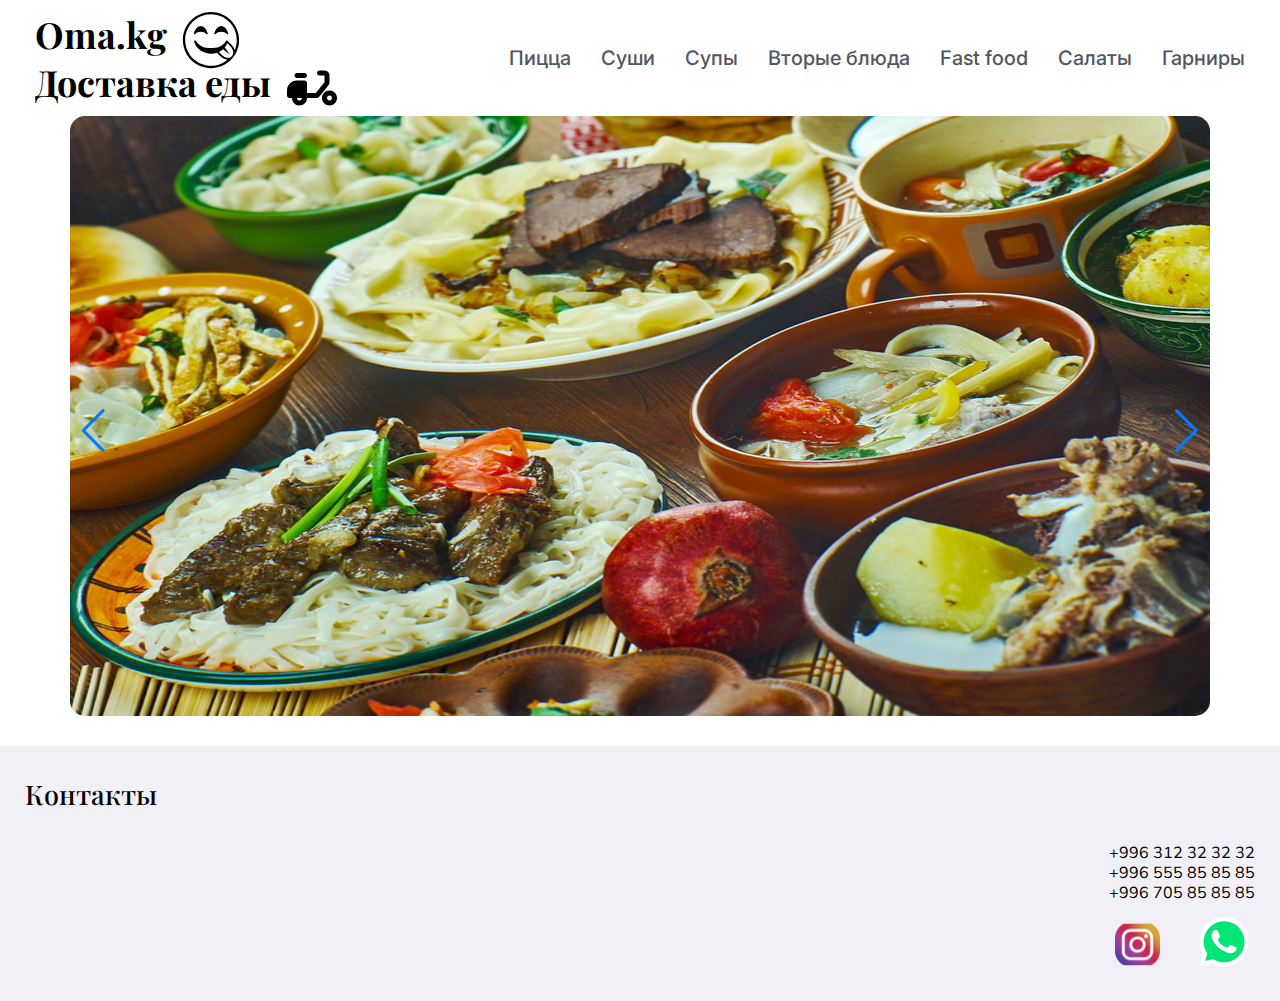
<file: index.html>
<!DOCTYPE html>
<html lang="en">

<head>
    <meta charset="UTF-8">
    <meta http-equiv="X-UA-Compatible" content="IE=edge">
    <meta name="viewport" content="width=device-width, initial-scale=1.0">
    <title>Document</title>
    <link rel="stylesheet" href="https://unpkg.com/swiper@8/swiper-bundle.min.css" />
    <link rel="stylesheet" href="./css/index.css">
</head>

<body>

    <section class="header">
        <div class="container">
            <div class="header__content">
                <div class="header__left">
                    <h1 class="header__title">
                        Oma.kg
                        <img src="./img/header/smile.svg" alt="" class="header__smile">

                    </h1>
                    <h1 class="header__title">
                        Доставка еды
                        <img src="./img/header/bike.svg" alt="" class="header__bike">

                    </h1>
                </div>
                <div class="header__right">
                    <ul class="header__list">
                        <li class="header__item">
                            <a href="./pages/pizza.html" class="header__link">
                                Пицца
                            </a>
                        </li>
                        <li class="header__item">
                            <a href="./pages/roly.html" class="header__link">
                                Суши
                            </a>
                        </li>
                        <li class="header__item">
                            <a href="./pages/sup.html" class="header__link">
                                Супы
                            </a>
                        </li>

                        <li class="header__item">
                            <a href="./pages/bludo.html" class="header__link">
                                Вторые блюда
                            </a>
                        </li>
                        <li class="header__item">
                            <a href="./pages/fastfood.html" class="header__link">
                                Fast food
                            </a>
                        </li>
                        <li class="header__item">
                            <a href="./pages/salat.html" class="header__link">
                                Салаты
                            </a>
                        </li>
                        <li class="header__item">
                            <a href="./pages/garnir.html" class="header__link">
                                Гарниры
                            </a>
                        </li>
                    </ul>
                </div>
            </div>
        </div>
    </section>

    <div class="swiper">

        <div class="swiper-wrapper">

            <div class="swiper-slide">
              <img src="./img/swiper/kyrgyz-food.jpg" alt="" class="swiper__photo">
            </div>
            <div class="swiper-slide">
                <img src="./img/swiper/kyrgyz-meat-dishes.jpg" alt="" class="swiper__photo">
            </div>
            <div class="swiper-slide">
                <img src="./img/swiper/eda.jpg" alt="" class="swiper__photo">
            </div>
            <div class="swiper-slide">
                <img src="./img/swiper/food.webp" alt="" class="swiper__photo">
            </div>
            <div class="swiper-slide">
                <img src="./img/swiper/shashlyk.jpg" alt="" class="swiper__photo">
            </div>
            <div class="swiper-slide">
                <img src="./img/swiper/pizzaa.jpg" alt="" class="swiper__photo">
            </div>
           
        </div>

        <div class="swiper-pagination"></div>


        <div class="swiper-button-prev"></div>
        <div class="swiper-button-next"></div>

    </div>

    <section  class="footer">
        <div class="container">
            <h3 class="footer__title">Контакты</h3>
            <div class="footer__content">
                <div class="footer__contacts">
                    <p class="footer__number">+996 312 32 32 32 </p>
                    <p class="footer__number">+996 555 85 85 85</p>
                    <p class="footer__number">+996 705 85 85 85</p>
                    <div class="footer__social">
                        <img src="./img/footer/инстаграм 2.svg" alt="" class="footer__icons">
                        <img src="./img/footer/logos_whatsapp.svg" alt="" class="footer__icon">
                    </div>
                </div>
            </div>
        </div>
    </section>

    <script src="https://unpkg.com/swiper@8/swiper-bundle.min.js"></script>
    <script src="./js/slider.js"></script>
</body>

</html>
</file>
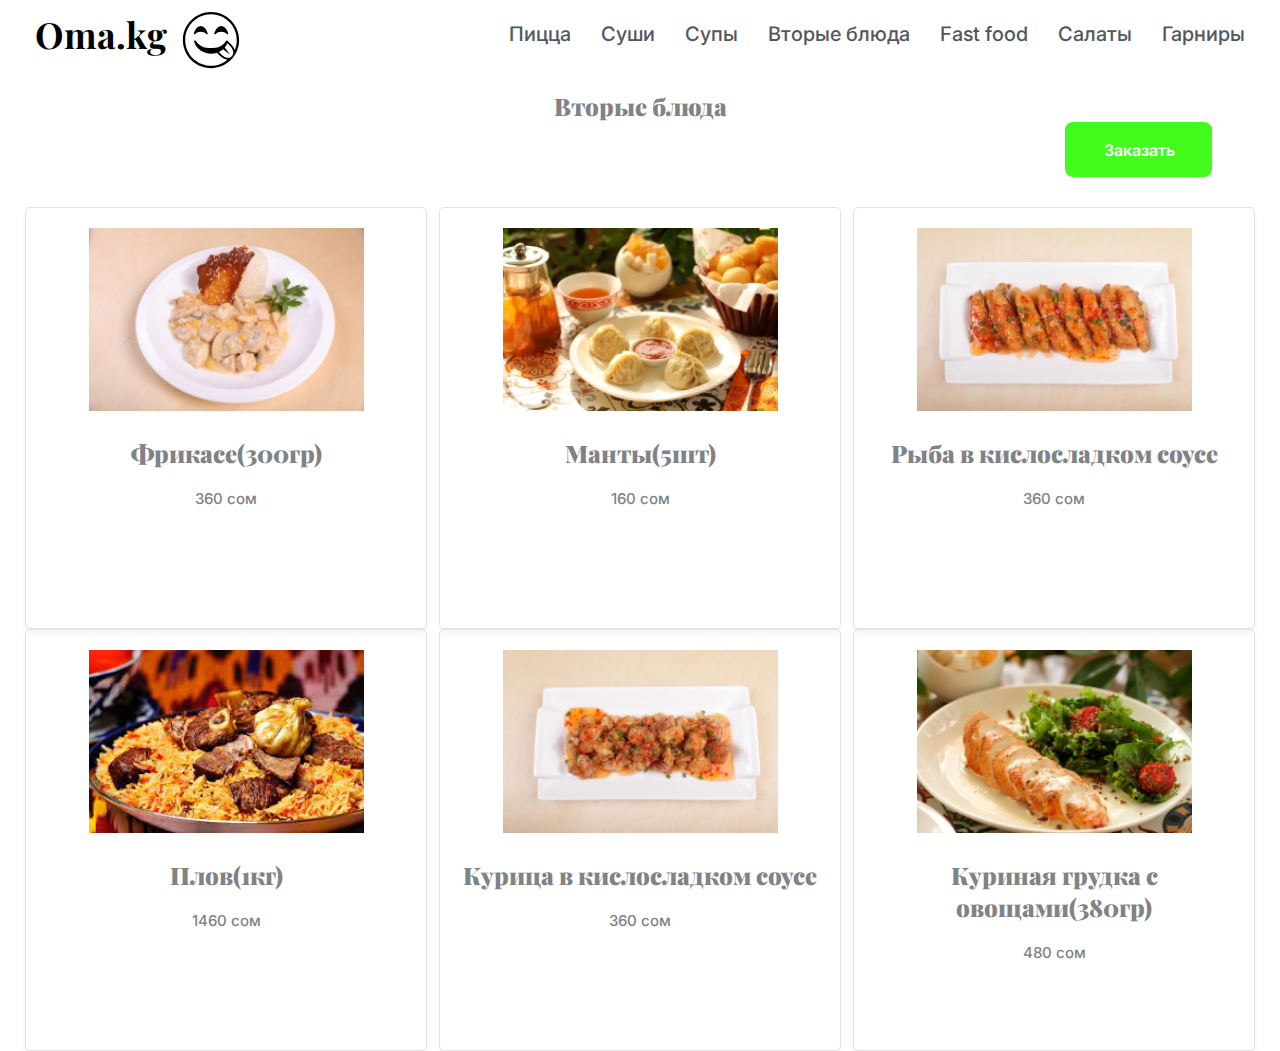
<file: pages/bludo.html>
<!DOCTYPE html>
<html lang="en">

<head>
    <meta charset="UTF-8">
    <meta http-equiv="X-UA-Compatible" content="IE=edge">
    <meta name="viewport" content="width=device-width, initial-scale=1.0">
    <title>Document</title>

    <link rel="stylesheet" href="../css/index.css">
</head>

<body>

    <section class="header">
        <div class="container">
            <div class="header__content">
                <div class="header__left">
                    <a href="../index.html" class="header__title">
                        Oma.kg
                        <img src="../img/header/smile.svg" alt="" class="header__smile">
                    </a>
                </div>
                <div class="header__right">
                    <ul class="header__list">
                        <li class="header__item">
                            <a href="./pizza.html" class="header__link">
                                Пицца
                            </a>
                        </li>
                        <li class="header__item">
                            <a href="./roly.html" class="header__link">
                                Суши
                            </a>
                        </li>
                        <li class="header__item">
                            <a href="./sup.html" class="header__link">
                                Супы
                            </a>
                        </li>

                        <li class="header__item">
                            <a href="./bludo.html" class="header__link">
                                Вторые блюда
                            </a>
                        </li>
                        <li class="header__item">
                            <a href="./fastfood.html" class="header__link">
                                Fast food
                            </a>
                        </li>
                        <li class="header__item">
                            <a href="./salat.html" class="header__link">
                                Салаты
                            </a>
                        </li>
                        <li class="header__item">
                            <a href="./garnir.html" class="header__link">
                                Гарниры
                            </a>
                        </li>
                    </ul>
                </div>
            </div>
        </div>
    </section>

    <section class="bludo">
        <div class="container">
            <h3 class="bludo__title">Вторые блюда</h3>
            <button class="bludo__btn">Заказать</button>
            <div class="bludo__content">
                <div class="bludo__box">
                    <img src="./img/2/фрикасе 1.png" alt="" class="bludo__p1">
                    <h1 class="bludo__title"> Фрикасе(300гр) </h1>
                   
                    <p class="bludo__price">360 сом</p>
                    <div class="bludo__popup__bg">
                        <form class="bludo__popup">
                            <img src="./img/close.png" alt="" class="bludo__close-popup">
                            <div class="bludo__popup__content">

                                <p class="bludo__popup__description">
                                    Наш менеджер вам перезвонит:)
                                </p>
                                <label>
                                    <input type="text" name="name">
                                    <div class="label__text">
                                        Ваше имя
                                    </div>
                                </label>
                                <label>
                                    <input type="tel" name="tel">
                                    <div class="label__text">
                                        Ваш номер
                                    </div>
                                </label>

                            </div>
                            <button class="bludo__btn1">Отправить</button>
                        </form>
                    </div>
                </div>
                <div class="bludo__box">
                    <img src="./img/2/манты.png" alt="" class="bludo__p1">
                    <h1 class="bludo__title">Манты(5шт)</h1>
            
                    <p class="bludo__price">160 сом</p>

                </div>
                 <div class="bludo__box">
                    <img src="./img/2/рыба в кислосладком соусе.png" alt="" class="bludo__p1">
                    <h1 class="bludo__title">Рыба в кислосладком соусе</h1>
            
                    <p class="bludo__price">360 сом</p>

                </div>
                <div class="bludo__box">
                    <img src="./img/2/плов 1.png" alt="" class="bludo__p1">
                    <h1 class="bludo__title">Плов(1кг)</h1>
            
                    <p class="bludo__price">1460 сом</p>

                </div>
                <div class="bludo__box">
                    <img src="./img/2/курица в кислосладком соусе.png" alt="" class="bludo__p1">
                    <h1 class="bludo__title">Курица в кислосладком соусе</h1>
            
                    <p class="bludo__price">360 сом</p>

                </div>
                <div class="bludo__box">
                    <img src="./img/2/куриная грудка.png" alt="" class="bludo__p1">
                    <h1 class="bludo__title">Куриная грудка с овощами(380гр)</h1>
            
                    <p class="bludo__price"> 480 сом</p>

                </div>
            </div>
        </div>
    </section>



    <script src="../js/bludo.js"></script>
</body>

</html>
</file>
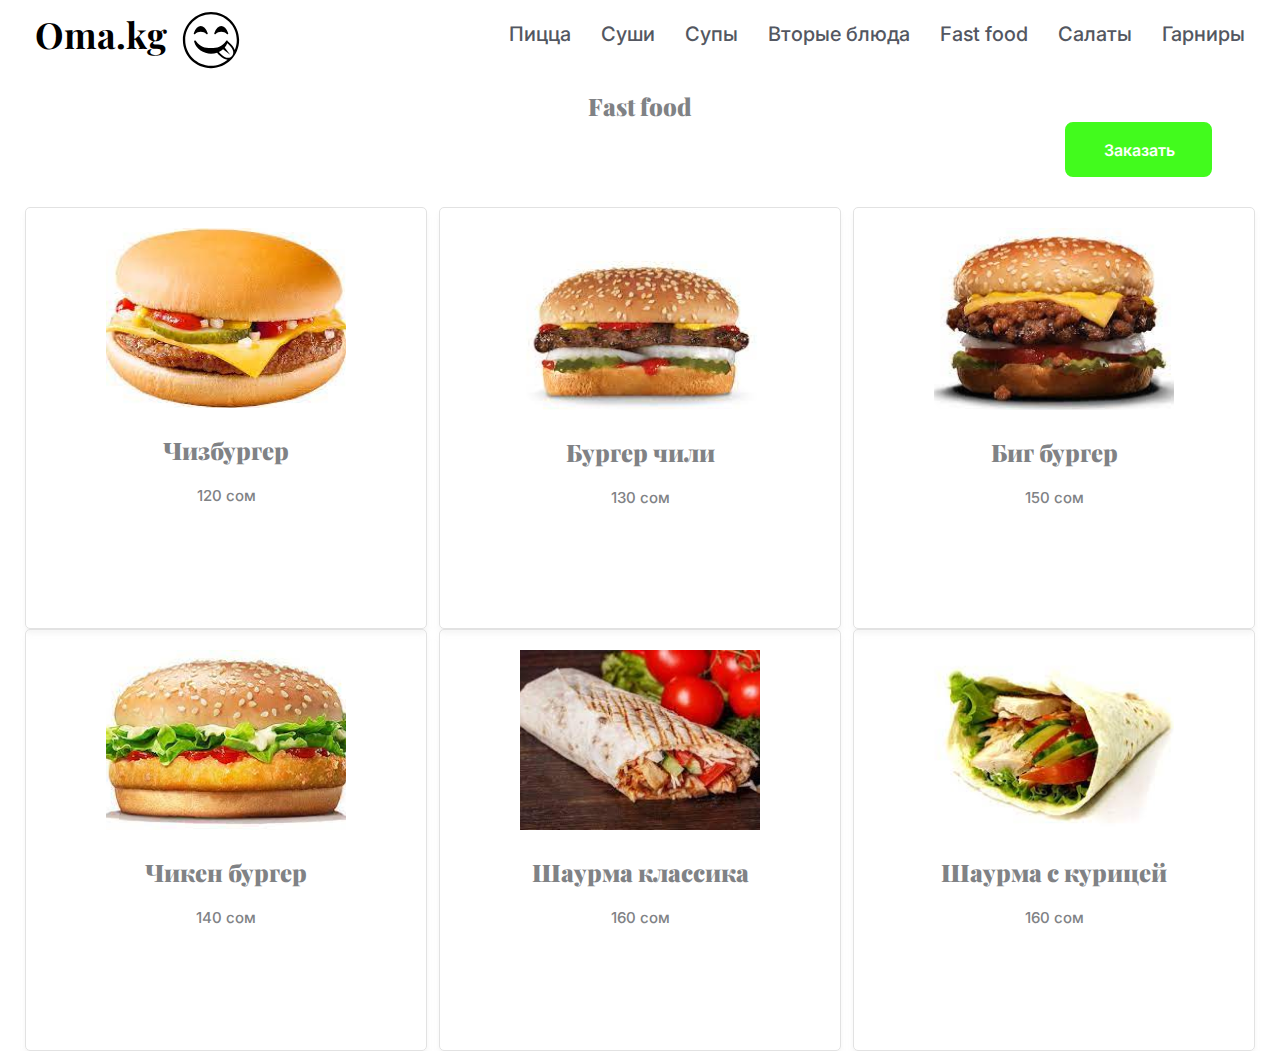
<file: pages/fastfood.html>
<!DOCTYPE html>
<html lang="en">

<head>
    <meta charset="UTF-8">
    <meta http-equiv="X-UA-Compatible" content="IE=edge">
    <meta name="viewport" content="width=device-width, initial-scale=1.0">
    <title>Document</title>

    <link rel="stylesheet" href="../css/index.css">
</head>

<body>

    <section class="header">
        <div class="container">
            <div class="header__content">
                <div class="header__left">
                    <a href="../index.html" class="header__title">
                        Oma.kg
                        <img src="../img/header/smile.svg" alt="" class="header__smile">
                    </a>
                </div>
                <div class="header__right">
                    <ul class="header__list">
                        <li class="header__item">
                            <a href="./pizza.html" class="header__link">
                                Пицца
                            </a>
                        </li>
                        <li class="header__item">
                            <a href="./roly.html" class="header__link">
                                Суши
                            </a>
                        </li>
                        <li class="header__item">
                            <a href="./sup.html" class="header__link">
                                Супы
                            </a>
                        </li>

                        <li class="header__item">
                            <a href="./bludo.html" class="header__link">
                                Вторые блюда
                            </a>
                        </li>
                        <li class="header__item">
                            <a href="./fastfood.html" class="header__link">
                                Fast food
                            </a>
                        </li>
                        <li class="header__item">
                            <a href="./salat.html" class="header__link">
                                Салаты
                            </a>
                        </li>
                        <li class="header__item">
                            <a href="./garnir.html" class="header__link">
                                Гарниры
                            </a>
                        </li>
                    </ul>
                </div>
            </div>
        </div>
    </section>

    <section class="fastfood">
        <div class="container">
            <h3 class="fastfood__title">Fast food</h3>
            <button class="fastfood__btn">Заказать</button>
            <div class="fastfood__content">
                <div class="fastfood__box">
                    <img src="./img/fast food/Чизбургер.png" alt="" class="fastfood__p1">
                    <h1 class="fastfood__title">Чизбургер </h1>
                   
                    <p class="fastfood__price">120 сом</p>
                    <div class="fastfood__popup__bg">
                        <form class="fastfood__popup">
                            <img src="./img/close.png" alt="" class="fastfood__close-popup">
                            <div class="fastfood__popup__content">

                                <p class="fastfood__popup__description">
                                    Наш менеджер вам перезвонит:)
                                </p>
                                <label>
                                    <input type="text" name="name">
                                    <div class="label__text">
                                        Ваше имя
                                    </div>
                                </label>
                                <label>
                                    <input type="tel" name="tel">
                                    <div class="label__text">
                                        Ваш номер
                                    </div>
                                </label>

                            </div>
                            <button class="fastfood__btn1">Отправить</button>
                        </form>
                    </div>
                </div>
                <div class="fastfood__box">
                    <img src="./img/fast food/биг бургер.png" alt="" class="fastfood__p1">
                    <h1 class="fastfood__title">Бургер чили</h1>
            
                    <p class="fastfood__price">130 сом</p>

                </div>
                <div class="fastfood__box">
                    <img src="./img/fast food/бургер чили.png" alt="" class="fastfood__p1">
                    <h1 class="fastfood__title">Биг бургер</h1>
            
                    <p class="fastfood__price">150 сом</p>

                </div>
                <div class="fastfood__box">
                    <img src="./img/fast food/чикен бургер.png" alt="" class="fastfood__p1">
                    <h1 class="fastfood__title">Чикен бургер</h1>
            
                    <p class="fastfood__price">140 сом</p>

                </div>
                <div class="fastfood__box">
                    <img src="./img/fast food/шаурма классика.png" alt="" class="fastfood__p1">
                    <h1 class="fastfood__title">Шаурма классика</h1>
            
                    <p class="fastfood__price">160 сом</p>

                </div>
                <div class="fastfood__box">
                    <img src="./img/fast food/Шаурма с курицей.png" alt="" class="fastfood__p1">
                    <h1 class="fastfood__title">Шаурма с курицей</h1>
            
                    <p class="fastfood__price">160 сом</p>

                </div>
            </div>
        </div>
    </section>



    <script src="../js/fastfood.js"></script>
</body>

</html>
</file>
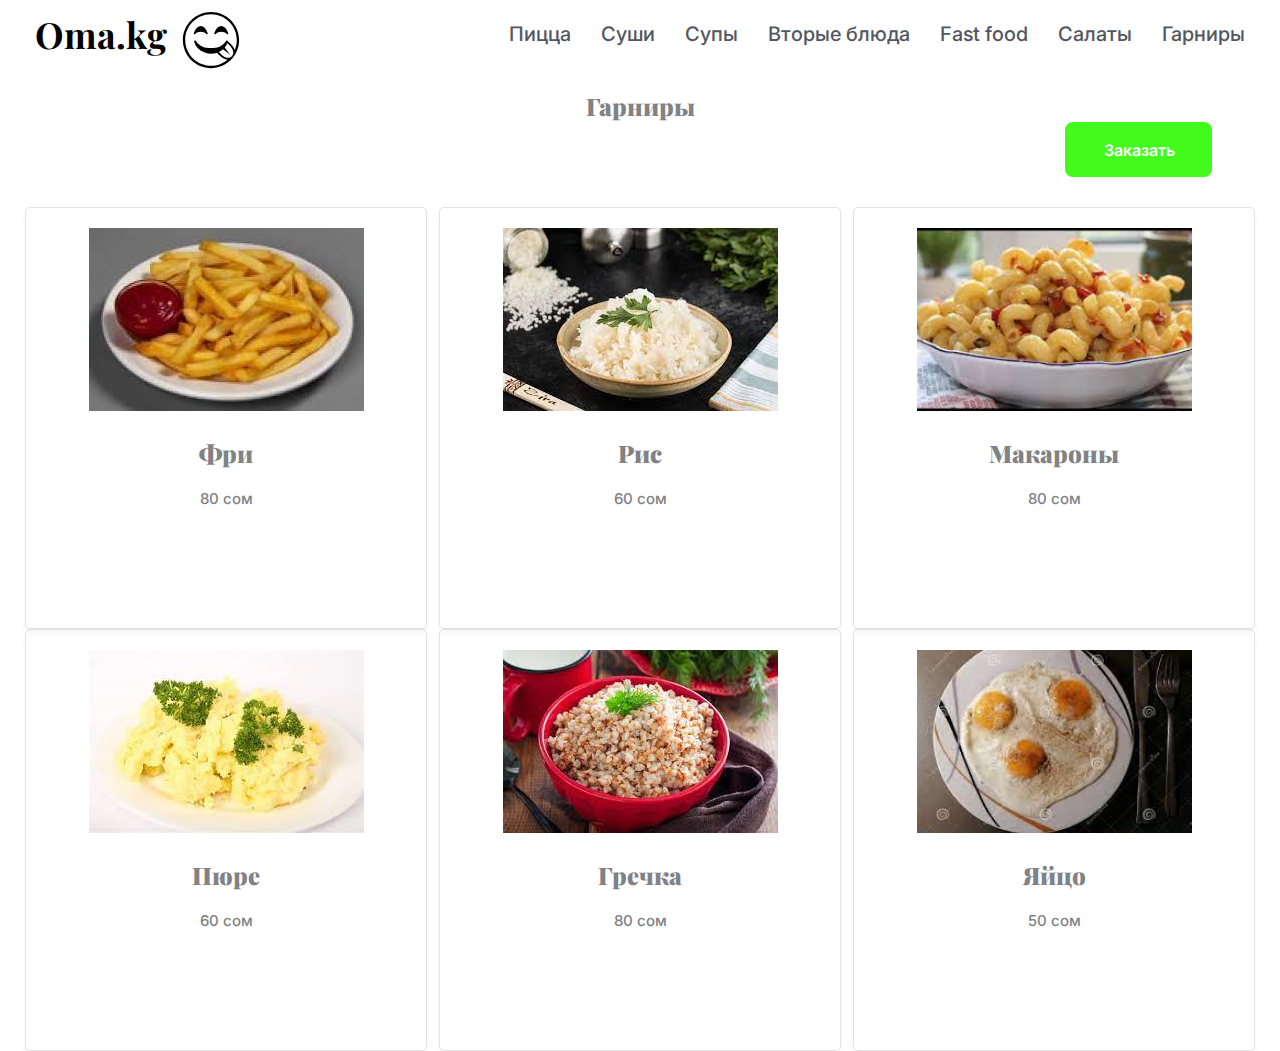
<file: pages/garnir.html>
<!DOCTYPE html>
<html lang="en">

<head>
    <meta charset="UTF-8">
    <meta http-equiv="X-UA-Compatible" content="IE=edge">
    <meta name="viewport" content="width=device-width, initial-scale=1.0">
    <title>Document</title>

    <link rel="stylesheet" href="../css/index.css">
</head>

<body>

    <section class="header">
        <div class="container">
            <div class="header__content">
                <div class="header__left">
                    <a href="../index.html" class="header__title">
                        Oma.kg
                        <img src="../img/header/smile.svg" alt="" class="header__smile">
                    </a>
                </div>
                <div class="header__right">
                    <ul class="header__list">
                        <li class="header__item">
                            <a href="./pizza.html" class="header__link">
                                Пицца
                            </a>
                        </li>
                        <li class="header__item">
                            <a href="./roly.html" class="header__link">
                                Суши
                            </a>
                        </li>
                        <li class="header__item">
                            <a href="./sup.html" class="header__link">
                                Супы
                            </a>
                        </li>

                        <li class="header__item">
                            <a href="./bludo.html" class="header__link">
                                Вторые блюда
                            </a>
                        </li>
                        <li class="header__item">
                            <a href="./fastfood.html" class="header__link">
                                Fast food
                            </a>
                        </li>
                        <li class="header__item">
                            <a href="./salat.html" class="header__link">
                                Салаты
                            </a>
                        </li>
                        <li class="header__item">
                            <a href="./garnir.html" class="header__link">
                                Гарниры
                            </a>
                        </li>
                    </ul>
                </div>
            </div>
        </div>
    </section>

    <section class="garnir">
        <div class="container">
            <h3 class="garnir__title">Гарниры</h3>
            <button class="garnir__btn">Заказать</button>
            <div class="garnir__content">
                <div class="garnir__box">
                    <img src="./img/garnir/Фри.png" alt="" class="garnir__p1">
                    <h1 class="garnir__title">Фри </h1>
                   
                    <p class="garnir__price">80 сом</p>
                    <div class="garnir__popup__bg">
                        <form class="garnir__popup">
                            <img src="./img/close.png" alt="" class="garnir__close-popup">
                            <div class="garnir__popup__content">

                                <p class="garnir__popup__description">
                                    Наш менеджер вам перезвонит:)
                                </p>
                                <label>
                                    <input type="text" name="name">
                                    <div class="label__text">
                                        Ваше имя
                                    </div>
                                </label>
                                <label>
                                    <input type="tel" name="tel">
                                    <div class="label__text">
                                        Ваш номер
                                    </div>
                                </label>

                            </div>
                            <button class="garnir__btn1">Отправить</button>
                        </form>
                    </div>
                </div>
                <div class="garnir__box">
                    <img src="./img/garnir/рис.png" alt="" class="garnir__p1">
                    <h1 class="garnir__title">Рис</h1>
            
                    <p class="garnir__price">60 сом</p>

                </div>
                 <div class="garnir__box">
                    <img src="./img/garnir/макароны.png" alt="" class="garnir__p1">
                    <h1 class="garnir__title">Макароны</h1>
            
                    <p class="garnir__price">80 сом</p>

                </div>
                <div class="garnir__box">
                    <img src="./img/garnir/Пюре.png" alt="" class="garnir__p1">
                    <h1 class="garnir__title">Пюре</h1>
            
                    <p class="garnir__price">60 сом</p>

                </div>
                <div class="garnir__box">
                    <img src="./img/garnir/гречка.png" alt="" class="garnir__p1">
                    <h1 class="garnir__title">Гречка</h1>
            
                    <p class="garnir__price">80 сом</p>

                </div>
                <div class="garnir__box">
                    <img src="./img/garnir/яйцо.png" alt="" class="garnir__p1">
                    <h1 class="garnir__title">Яйцо</h1>
            
                    <p class="garnir__price"> 50 сом</p>

                </div>
            </div>
        </div>
    </section>



    <script src="../js/garnir.js"></script>
</body>

</html>
</file>
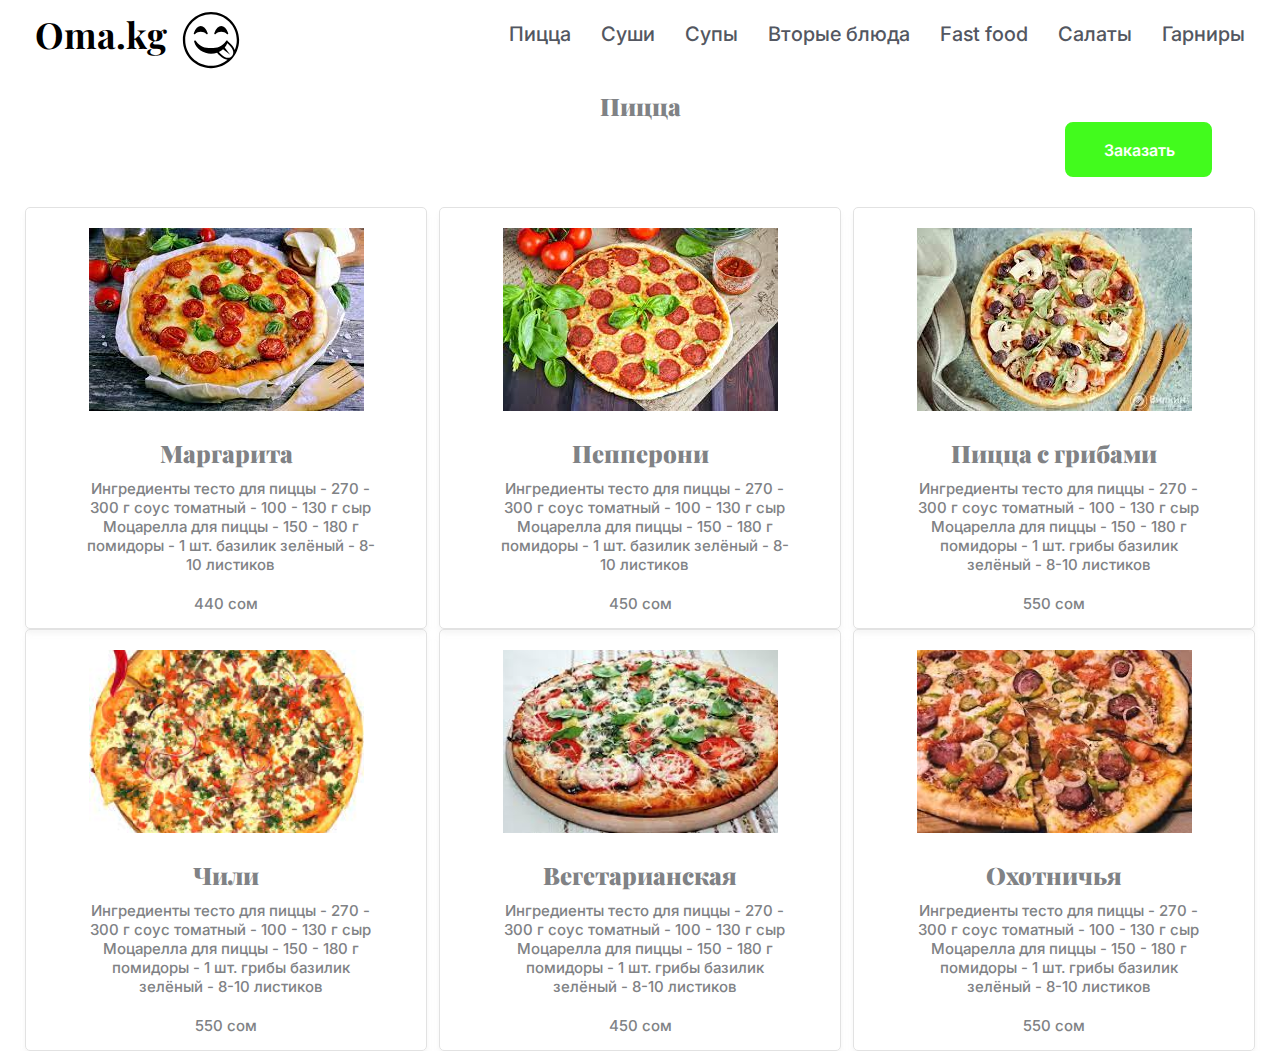
<file: pages/pizza.html>
<!DOCTYPE html>
<html lang="en">

<head>
    <meta charset="UTF-8">
    <meta http-equiv="X-UA-Compatible" content="IE=edge">
    <meta name="viewport" content="width=device-width, initial-scale=1.0">
    <title>Document</title>

    <link rel="stylesheet" href="../css/index.css">
</head>

<body>

    <section class="header">
        <div class="container">
            <div class="header__content">
                <div class="header__left">
                    <a href="../index.html" class="header__title">
                        Oma.kg
                        <img src="../img/header/smile.svg" alt="" class="header__smile">
                    </a>
                </div>
                <div class="header__right">
                    <ul class="header__list">
                        <li class="header__item">
                            <a href="./pizza.html" class="header__link">
                                Пицца
                            </a>
                        </li>
                        <li class="header__item">
                            <a href="./roly.html" class="header__link">
                                Суши
                            </a>
                        </li>
                        <li class="header__item">
                            <a href="./sup.html" class="header__link">
                                Супы
                            </a>
                        </li>

                        <li class="header__item">
                            <a href="./bludo.html" class="header__link">
                                Вторые блюда
                            </a>
                        </li>
                        <li class="header__item">
                            <a href="./fastfood.html" class="header__link">
                                Fast food
                            </a>
                        </li>
                        <li class="header__item">
                            <a href="./salat.html" class="header__link">
                                Салаты
                            </a>
                        </li>
                        <li class="header__item">
                            <a href="./garnir.html" class="header__link">
                                Гарниры
                            </a>
                        </li>
                    </ul>
                </div>
            </div>
        </div>
    </section>

    <section class="pizza">
        <div class="container">
            <h3 class="pizza__title">Пиццa</h3>
            <button class="pizza__btn">Заказать</button>
            <div class="pizza__content">
                <div class="pizza__box">
                    <img src="./img/pizza/пицца3.png" alt="" class="pizza__p1">
                    <h1 class="pizza__title">Маргaрита</h1>
                    <p class="pizza__description1">Ингредиенты тесто для пиццы - 270 - 300 г соус томатный - 100 - 130 г
                        сыр Моцарелла для пиццы - 150 - 180 г помидоры - 1 шт. базилик зелёный - 8-10 листиков
                    </p>
                    <p class="pizza__price">440 сом</p>
                    <div class="pizza__popup__bg">
                        <form class="pizza__popup">
                            <img src="./img/close.png" alt="" class="pizza__close-popup">
                            <div class="pizza__popup__content">

                                <p class="pizza__popup__description">
                                    Наш менеджер вам перезвонит:)
                                </p>
                                <label>
                                    <input type="text" name="name">
                                    <div class="label__text">
                                        Ваше имя
                                    </div>
                                </label>
                                <label>
                                    <input type="tel" name="tel">
                                    <div class="label__text">
                                        Ваш номер
                                    </div>
                                </label>

                            </div>
                            <button class="pizza__btn1">Отправить</button>
                        </form>
                    </div>
                </div>
                <div class="pizza__box">
                    <img src="./img/pizza/пицца4.png" alt="" class="pizza__p1">
                    <h1 class="pizza__title">Пепперони</h1>
                    <p class="pizza__description1">Ингредиенты тесто для пиццы - 270 - 300 г соус томатный - 100 - 130 г
                        сыр Моцарелла для пиццы - 150 - 180 г помидоры - 1 шт. базилик зелёный - 8-10 листиков
                    </p>
                    <p class="pizza__price">450 сом</p>

                </div>
                <div class="pizza__box">
                    <img src="./img/pizza/пицца5.png" alt="" class="pizza__p1">
                    <h1 class="pizza__title">Пицца с грибами</h1>
                    <p class="pizza__description1">Ингредиенты тесто для пиццы - 270 - 300 г соус томатный - 100 - 130 г
                        сыр Моцарелла для пиццы - 150 - 180 г помидоры - 1 шт. грибы базилик зелёный - 8-10 листиков
                    </p>
                    <p class="pizza__price">550 сом</p>
                </div>
                <div class="pizza__box">
                    <img src="./img/pizza/пицца чили 1.png" alt="" class="pizza__p1">
                    <h1 class="pizza__title">Чили</h1>
                    <p class="pizza__description1">Ингредиенты тесто для пиццы - 270 - 300 г соус томатный - 100 - 130 г
                        сыр Моцарелла для пиццы - 150 - 180 г помидоры - 1 шт. грибы базилик зелёный - 8-10 листиков
                    </p>
                    <p class="pizza__price">550 сом</p>
                </div>
                <div class="pizza__box">
                    <img src="./img/pizza/пицца1.png" alt="" class="pizza__p1">
                    <h1 class="pizza__title">Вегетарианская</h1>
                    <p class="pizza__description1">Ингредиенты тесто для пиццы - 270 - 300 г соус томатный - 100 - 130 г
                        сыр Моцарелла для пиццы - 150 - 180 г помидоры - 1 шт. грибы базилик зелёный - 8-10 листиков
                    </p>
                    <p class="pizza__price">450 сом</p>
                </div>
                <div class="pizza__box">
                    <img src="./img/pizza/пицца6.png" alt="" class="pizza__p1">
                    <h1 class="pizza__title">Охотничья</h1>
                    <p class="pizza__description1">Ингредиенты тесто для пиццы - 270 - 300 г соус томатный - 100 - 130 г
                        сыр Моцарелла для пиццы - 150 - 180 г помидоры - 1 шт. грибы базилик зелёный - 8-10 листиков
                    </p>
                    <p class="pizza__price">550 сом</p>
                </div>
            </div>
        </div>
    </section>



    <script src="../js/pizza.js"></script>
</body>

</html>
</file>
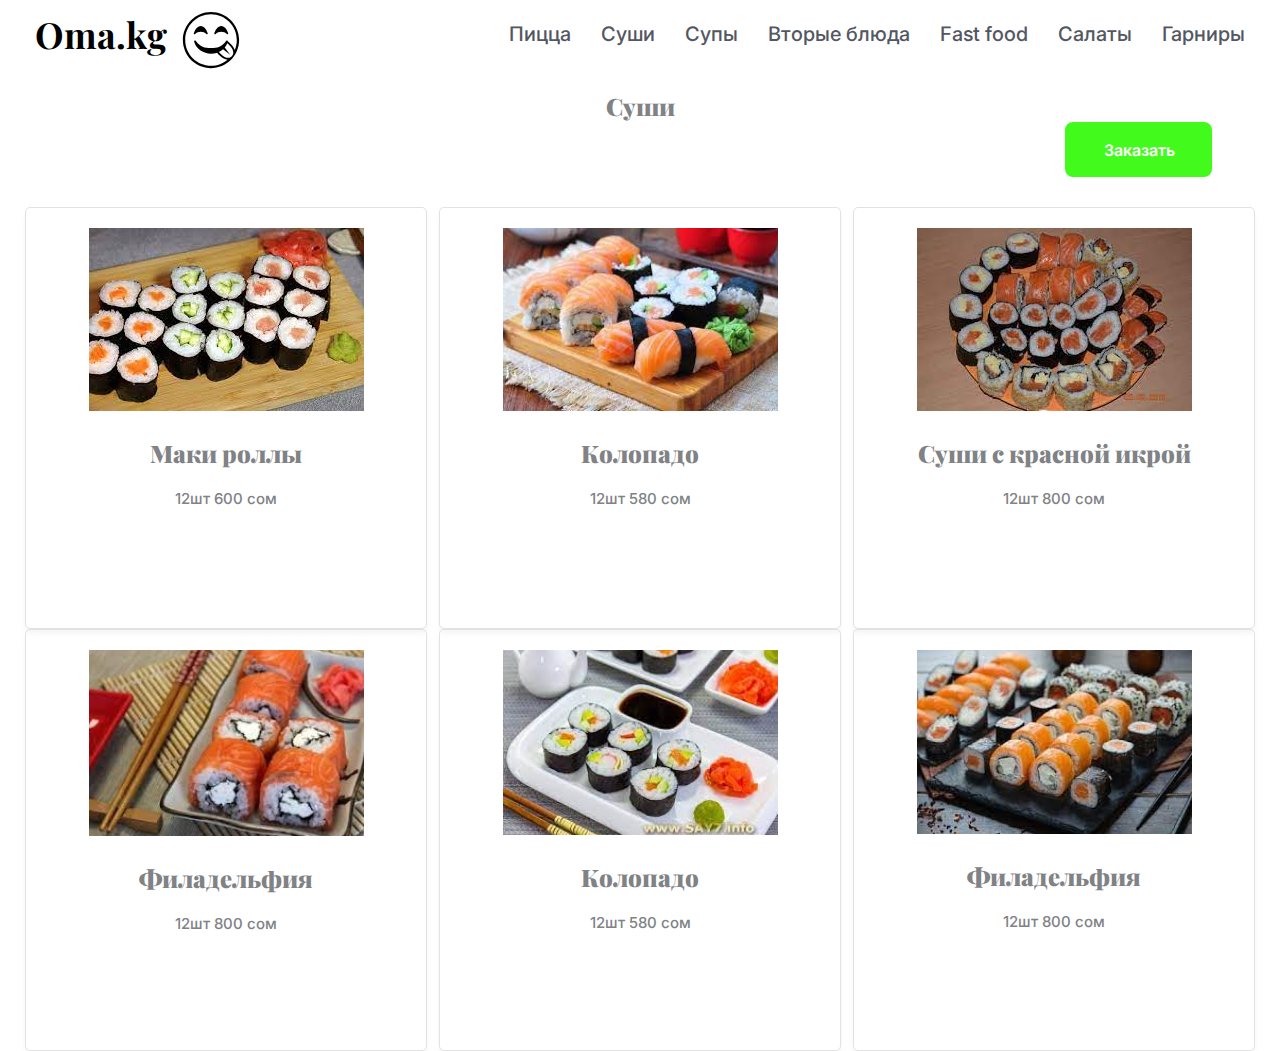
<file: pages/roly.html>
<!DOCTYPE html>
<html lang="en">

<head>
    <meta charset="UTF-8">
    <meta http-equiv="X-UA-Compatible" content="IE=edge">
    <meta name="viewport" content="width=device-width, initial-scale=1.0">
    <title>Document</title>

    <link rel="stylesheet" href="../css/index.css">
</head>

<body>

    <section class="header">
        <div class="container">
            <div class="header__content">
                <div class="header__left">
                    <a href="../index.html" class="header__title">
                        Oma.kg
                        <img src="../img/header/smile.svg" alt="" class="header__smile">
                    </a>
                </div>
                <div class="header__right">
                    <ul class="header__list">
                        <li class="header__item">
                            <a href="./pizza.html" class="header__link">
                                Пицца
                            </a>
                        </li>
                        <li class="header__item">
                            <a href="./roly.html" class="header__link">
                                Суши
                            </a>
                        </li>
                        <li class="header__item">
                            <a href="./sup.html" class="header__link">
                                Супы
                            </a>
                        </li>

                        <li class="header__item">
                            <a href="./bludo.html" class="header__link">
                                Вторые блюда
                            </a>
                        </li>
                        <li class="header__item">
                            <a href="./fastfood.html" class="header__link">
                                Fast food
                            </a>
                        </li>
                        <li class="header__item">
                            <a href="./salat.html" class="header__link">
                                Салаты
                            </a>
                        </li>
                        <li class="header__item">
                            <a href="./garnir.html" class="header__link">
                                Гарниры
                            </a>
                        </li>
                    </ul>
                </div>
            </div>
        </div>
    </section>

    <section class="roly">
        <div class="container">
            <h3 class="roly__title">Суши</h3>
            <button class="roly__btn">Заказать</button>
            <div class="roly__content">
                <div class="roly__box">
                    <img src="./img/roly/маки ролы.png" alt="" class="roly__p1">
                    <h1 class="roly__title">Маки роллы</h1>
                   
                    <p class="roly__price">12шт 600 сом</p>
                    <div class="roly__popup__bg">
                        <form class="roly__popup">
                            <img src="./img/close.png" alt="" class="roly__close-popup">
                            <div class="roly__popup__content">

                                <p class="roly__popup__description">
                                    Наш менеджер вам перезвонит:)
                                </p>
                                <label>
                                    <input type="text" name="name">
                                    <div class="label__text">
                                        Ваше имя
                                    </div>
                                </label>
                                <label>
                                    <input type="tel" name="tel">
                                    <div class="label__text">
                                        Ваш номер
                                    </div>
                                </label>

                            </div>
                            <button class="roly__btn1">Отправить</button>
                        </form>
                    </div>
                </div>
                <div class="roly__box">
                    <img src="./img/roly/суши ролы1.png" alt="" class="roly__p1">
                    <h1 class="roly__title">Колопадо</h1>
            
                    <p class="roly__price">12шт 580 сом</p>

                </div>
                <div class="roly__box">
                    <img src="./img/roly/суши ролы с красной икрой.png" alt="" class="roly__p1">
                    <h1 class="roly__title">Суши с красной икрой</h1>
              
                    <p class="roly__price">12шт 800 сом</p>
                </div>
                <div class="roly__box">
                    <img src="./img/roly/филадельфия.png" alt="" class="roly__p1">
                    <h1 class="roly__title">Филадельфия</h1>
                   
                    <p class="roly__price">12шт 800 сом</p>
                </div>
                <div class="roly__box">
                    <img src="./img/roly/роллы.png" alt="" class="roly__p1">
                    <h1 class="roly__title">Колопадо</h1>
                    
                    <p class="roly__price">12шт 580 сом</p>
                </div>
                <div class="roly__box">
                    <img src="./img/roly/суши ролы поста.png" alt="" class="roly__p1">
                    <h1 class="roly__title">Филадельфия</h1>
                   
                    <p class="roly__price">12шт 800 сом</p>
                </div>
            </div>
        </div>
    </section>



    <script src="../js/roly.js"></script>
</body>

</html>
</file>
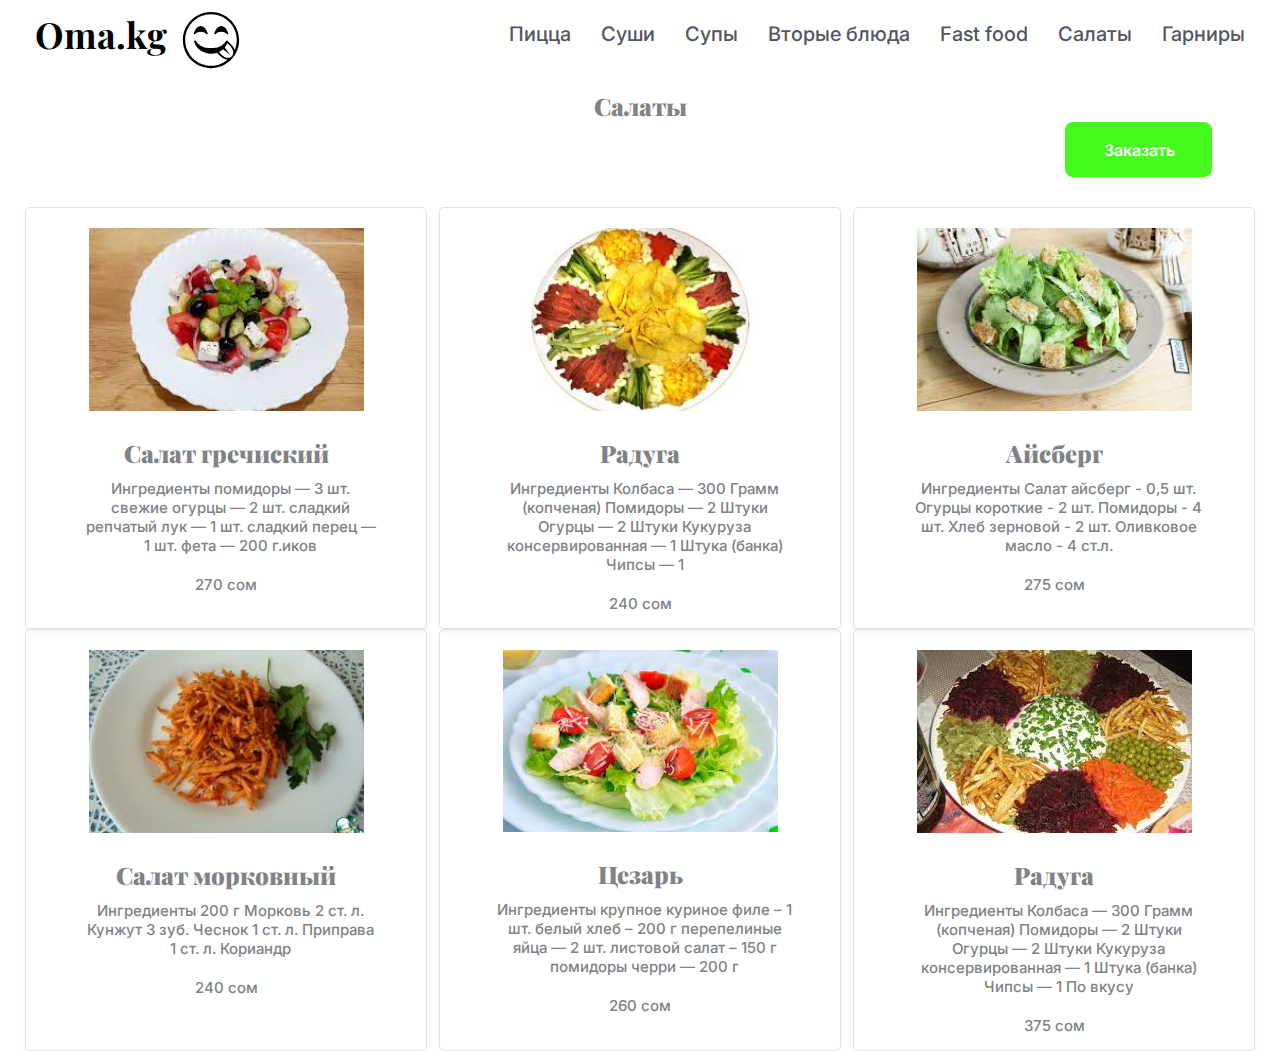
<file: pages/salat.html>
<!DOCTYPE html>
<html lang="en">

<head>
    <meta charset="UTF-8">
    <meta http-equiv="X-UA-Compatible" content="IE=edge">
    <meta name="viewport" content="width=device-width, initial-scale=1.0">
    <title>Document</title>

    <link rel="stylesheet" href="../css/index.css">
</head>

<body>

    <section class="header">
        <div class="container">
            <div class="header__content">
                <div class="header__left">
                    <a href="../index.html" class="header__title">
                        Oma.kg
                        <img src="../img/header/smile.svg" alt="" class="header__smile">
                    </a>
                </div>
                <div class="header__right">
                    <ul class="header__list">
                        <li class="header__item">
                            <a href="./pizza.html" class="header__link">
                                Пицца
                            </a>
                        </li>
                        <li class="header__item">
                            <a href="./roly.html" class="header__link">
                                Суши
                            </a>
                        </li>
                        <li class="header__item">
                            <a href="./sup.html" class="header__link">
                                Супы
                            </a>
                        </li>

                        <li class="header__item">
                            <a href="./bludo.html" class="header__link">
                                Вторые блюда
                            </a>
                        </li>
                        <li class="header__item">
                            <a href="./fastfood.html" class="header__link">
                                Fast food
                            </a>
                        </li>
                        <li class="header__item">
                            <a href="./salat.html" class="header__link">
                                Салаты
                            </a>
                        </li>
                        <li class="header__item">
                            <a href="./garnir.html" class="header__link">
                                Гарниры
                            </a>
                        </li>
                    </ul>
                </div>
            </div>
        </div>
    </section>

    <section class="salat">
        <div class="container">
            <h3 class="salat__title">Салаты</h3>
            <button class="salat__btn">Заказать</button>
            <div class="salat__content">
                <div class="salat__box">
                    <img src="./img/salat/гречиский.png" alt="" class="salat__p1">
                    <h1 class="salat__title">Салат гречиский</h1>
                    <p class="salat__description1">Ингредиенты помидоры — 3 шт. свежие огурцы — 2 шт. сладкий репчатый
                        лук — 1 шт. сладкий перец — 1 шт. фета — 200 г.иков
                    </p>
                    <p class="salat__price">270 сом</p>
                    <div class="salat__popup__bg">
                        <form class="salat__popup">
                            <img src="./img/close.png" alt="" class="salat__close-popup">
                            <div class="salat__popup__content">

                                <p class="salat__popup__description">
                                    Наш менеджер вам перезвонит:)
                                </p>
                                <label>
                                    <input type="text" name="name">
                                    <div class="label__text">
                                        Ваше имя
                                    </div>
                                </label>
                                <label>
                                    <input type="tel" name="tel">
                                    <div class="label__text">
                                        Ваш номер
                                    </div>
                                </label>

                            </div>
                            <button class="salat__btn1">Отправить</button>
                        </form>
                    </div>
                </div>
                <div class="salat__box">
                    <img src="./img/salat/радуга.png" alt="" class="salat__p1">
                    <h1 class="salat__title">Радуга</h1>
                    <p class="salat__description1">Ингредиенты Колбаса — 300 Грамм (копченая) Помидоры — 2 Штуки Огурцы
                        — 2 Штуки Кукуруза консервированная — 1 Штука (банка) Чипсы — 1
                    </p>
                    <p class="salat__price">240 сом</p>

                </div>
                <div class="salat__box">
                    <img src="./img/salat/айсберг.png" alt="" class="salat__p1">
                    <h1 class="salat__title">Айсберг</h1>
                    <p class="salat__description1">Ингредиенты Салат айсберг - 0,5 шт. Огурцы короткие - 2 шт. Помидоры
                        - 4 шт. Хлеб зерновой - 2 шт. Оливковое масло - 4 ст.л.
                    </p>
                    <p class="salat__price">275 сом</p>

                </div>
                <div class="salat__box">
                    <img src="./img/salat/морковный.png" alt="" class="salat__p1">
                    <h1 class="salat__title">Cалат морковный</h1>
                    <p class="salat__description1">Ингредиенты 200 г Морковь 2 ст. л. Кунжут 3 зуб. Чеснок 1 ст. л.
                        Приправа 1 ст. л. Кориандр
                    </p>
                    <p class="salat__price">240 сом</p>

                </div>
                <div class="salat__box">
                    <img src="./img/salat/цезарь.png" alt="" class="salat__p1">
                    <h1 class="salat__title">Цезарь</h1>
                    <p class="salat__description1">Ингредиенты крупное куриное филе – 1 шт. белый хлеб – 200 г
                        перепелиные яйца — 2 шт. листовой салат – 150 г помидоры черри — 200 г
                    </p>
                    <p class="salat__price">260 сом</p>

                </div>
                <div class="salat__box">
                    <img src="./img/salat/огород.png" alt="" class="salat__p1">
                    <h1 class="salat__title">Радуга</h1>
                    <p class="salat__description1">Ингредиенты Колбаса — 300 Грамм (копченая) Помидоры — 2 Штуки Огурцы
                        — 2 Штуки Кукуруза консервированная — 1 Штука (банка) Чипсы — 1 По вкусу
                    </p>
                    <p class="salat__price">375 сом</p>

                </div>
            </div>
        </div>
    </section>



    <script src="../js/salat.js"></script>
</body>

</html>
</file>
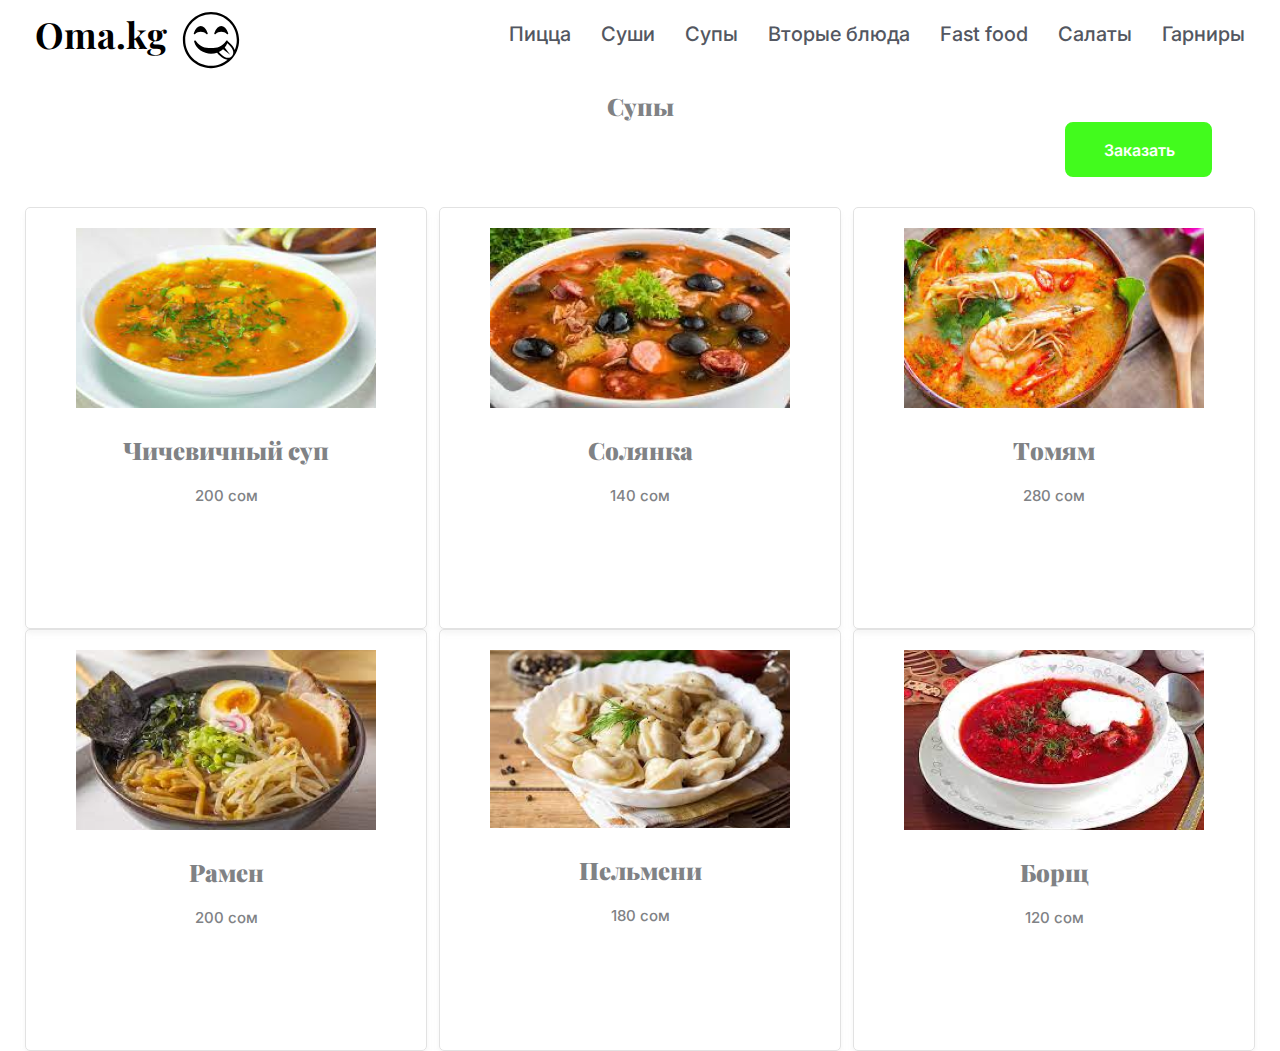
<file: pages/sup.html>
<!DOCTYPE html>
<html lang="en">

<head>
    <meta charset="UTF-8">
    <meta http-equiv="X-UA-Compatible" content="IE=edge">
    <meta name="viewport" content="width=device-width, initial-scale=1.0">
    <title>Document</title>

    <link rel="stylesheet" href="../css/index.css">
</head>

<body>

    <section class="header">
        <div class="container">
            <div class="header__content">
                <div class="header__left">
                    <a href="../index.html" class="header__title">
                        Oma.kg
                        <img src="../img/header/smile.svg" alt="" class="header__smile">
                    </a>
                </div>
                <div class="header__right">
                    <ul class="header__list">
                        <li class="header__item">
                            <a href="./pizza.html" class="header__link">
                                Пицца
                            </a>
                        </li>
                        <li class="header__item">
                            <a href="./roly.html" class="header__link">
                                Суши
                            </a>
                        </li>
                        <li class="header__item">
                            <a href="./sup.html" class="header__link">
                                Супы
                            </a>
                        </li>

                        <li class="header__item">
                            <a href="./bludo.html" class="header__link">
                                Вторые блюда
                            </a>
                        </li>
                        <li class="header__item">
                            <a href="./fastfood.html" class="header__link">
                                Fast food
                            </a>
                        </li>
                        <li class="header__item">
                            <a href="./salat.html" class="header__link">
                                Салаты
                            </a>
                        </li>
                        <li class="header__item">
                            <a href="./garnir.html" class="header__link">
                                Гарниры
                            </a>
                        </li>
                    </ul>
                </div>
            </div>
        </div>
    </section>

    <section class="sup">
        <div class="container">
            <h3 class="sup__title">Супы</h3>
            <button class="sup__btn">Заказать</button>
            <div class="sup__content">
                <div class="sup__box">
                    <img src="./img/sup/Чичевичный суп.png" alt="" class="sup__p1">
                    <h1 class="sup__title">Чичевичный суп</h1>
                   
                    <p class="sup__price">200 сом</p>
                    <div class="sup__popup__bg">
                        <form class="sup__popup">
                            <img src="./img/close.png" alt="" class="sup__close-popup">
                            <div class="sup__popup__content">

                                <p class="sup__popup__description">
                                    Наш менеджер вам перезвонит:)
                                </p>
                                <label>
                                    <input type="text" name="name">
                                    <div class="label__text">
                                        Ваше имя
                                    </div>
                                </label>
                                <label>
                                    <input type="tel" name="tel">
                                    <div class="label__text">
                                        Ваш номер
                                    </div>
                                </label>

                            </div>
                            <button class="sup__btn1">Отправить</button>
                        </form>
                    </div>
                </div>
                <div class="sup__box">
                    <img src="./img/sup/Солянка.png" alt="" class="sup__p1">
                    <h1 class="sup__title">Солянка</h1>
            
                    <p class="sup__price">140 сом</p>

                </div>
                <div class="sup__box">
                    <img src="./img/sup/томям.png" alt="" class="sup__p1">
                    <h1 class="sup__title">Томям</h1>
            
                    <p class="sup__price">280 сом</p>

                </div>
                <div class="sup__box">
                    <img src="./img/sup/Рамен.png" alt="" class="sup__p1">
                    <h1 class="sup__title">Рамен</h1>
            
                    <p class="sup__price">200 сом</p>

                </div>
                <div class="sup__box">
                    <img src="./img/sup/Пельмени.png" alt="" class="sup__p1">
                    <h1 class="sup__title">Пельмени</h1>
            
                    <p class="sup__price">180 сом</p>

                </div>
                <div class="sup__box">
                    <img src="./img/sup/Борщ.png" alt="" class="sup__p1">
                    <h1 class="sup__title">Борщ</h1>
            
                    <p class="sup__price">120 сом</p>

                </div>
            </div>
        </div>
    </section>



    <script src="../js/sup.js"></script>
</body>

</html>
</file>
<file: css/index.css>
@import url("https://fonts.googleapis.com/css2?family=Playfair+Display:ital,wght@0,400;0,500;0,600;0,700;0,800;0,900;1,400;1,500;1,600;1,700;1,800;1,900&display=swap");
@import url("https://fonts.googleapis.com/css2?family=Inter:wght@100;200;300;400;500;600;700;800;900&family=Playfair+Display:ital,wght@0,400;0,500;0,600;0,700;0,800;0,900;1,400;1,500;1,600;1,700;1,800;1,900&display=swap");
@import url("https://fonts.googleapis.com/css2?family=Inter:wght@100;200;300;400;500;600;700;800;900&family=Mulish:ital,wght@0,200;0,300;0,400;0,500;0,600;0,700;0,800;0,900;1,200;1,300;1,400;1,500;1,600;1,700;1,800;1,900&family=Playfair+Display:ital,wght@0,400;0,500;0,600;0,700;0,800;0,900;1,400;1,500;1,600;1,700;1,800;1,900&display=swap");
body {
  margin: 0;
}

ul {
  margin: 0;
  padding: 0;
  list-style: none;
}

li {
  list-style: none;
}

a {
  text-decoration: none;
}

h1, h2, h3, h4, h5, h6, h7, p {
  margin: 0;
}

.container {
  max-width: 1230px;
  margin: 0 auto;
  padding: 0 10px;
}

.header__title {
  font-family: 'Playfair Display';
  font-weight: 700;
  font-size: 36px;
  width: 400px;
  position: relative;
  color: black;
}

.header__smile {
  width: 94px;
  height: 60px;
  position: absolute;
  left: 129px;
}

.header__bike {
  width: 94px;
  height: 60px;
  position: absolute;
  left: 230px;
}

.header__content {
  display: -webkit-box;
  display: -ms-flexbox;
  display: flex;
  -webkit-box-pack: justify;
      -ms-flex-pack: justify;
          justify-content: space-between;
  -webkit-box-align: center;
      -ms-flex-align: center;
          align-items: center;
  position: relative;
  padding: 10px;
}

.header__list {
  display: -webkit-box;
  display: -ms-flexbox;
  display: flex;
  -webkit-box-align: center;
      -ms-flex-align: center;
          align-items: center;
}

.header__item {
  margin-left: 30px;
}

.header__item1 {
  margin-left: 30px;
}

.header__link {
  font-family: 'Inter';
  font-weight: 500;
  font-size: 20px;
  color: #535761;
}

.swiper {
  padding-bottom: 30px;
  margin: 0 auto;
  max-width: 1140px;
  height: 600px;
}

.swiper__photo {
  border-radius: 15px 15px;
  width: 1140px;
  height: 600px;
}

.footer {
  padding-top: 30px;
  padding-bottom: 30px;
  background: #f0f0f6;
}

.footer__content {
  display: -webkit-box;
  display: -ms-flexbox;
  display: flex;
  text-align: center;
  -webkit-box-align: end;
      -ms-flex-align: end;
          align-items: flex-end;
  -webkit-box-pack: end;
      -ms-flex-pack: end;
          justify-content: flex-end;
}

.footer__icons {
  margin-right: 35px;
  margin-top: 20px;
  width: 45px;
  height: 45px;
}

.footer__icon {
  width: 50px;
  height: 50px;
}

.footer__number {
  font-family: 'Mulish';
}

.footer__title {
  font-family: 'Playfair Display';
  font-weight: 500;
  font-size: 27px;
  padding-bottom: 30px;
}

.pizza {
  /*&__popup__bg .active {
        transition: 0.5s all;
    }*/
  /*&__popup__bg .active{
        transform: translate(-50%, -50%) scale(0);
        transition: 0.5s all;
    }*/
}

.pizza__title {
  display: -webkit-box;
  display: -ms-flexbox;
  display: flex;
  -webkit-box-pack: center;
      -ms-flex-pack: center;
          justify-content: center;
  margin-top: 22px;
  font-family: "Playfair Display";
  font-weight: 900;
  font-size: 24px;
  color: #808285;
}

.pizza__content {
  display: -webkit-box;
  display: -ms-flexbox;
  display: flex;
  -webkit-box-pack: justify;
      -ms-flex-pack: justify;
          justify-content: space-between;
  -ms-flex-wrap: wrap;
      flex-wrap: wrap;
  padding-top: 30px;
}

.pizza__description1 {
  color: #808285;
  font-size: 15px;
  font-family: "Inter";
  font-weight: 500;
  width: 295px;
  margin-top: 10px;
  margin-left: 57px;
}

.pizza__price {
  color: #808285;
  font-size: 15px;
  font-family: "Inter";
  font-weight: 500;
  padding-top: 20px;
}

.pizza__btn {
  margin-left: 1040px;
  font-family: "Inter";
  font-weight: 600;
  font-size: 16px;
  color: #ffffff;
  border: 2px solid #42fb1d;
  background: #42fb1d;
  padding: 16px 35px 15px 37px;
  border-radius: 8px;
  cursor: pointer;
  -webkit-transition: 0.3s;
  transition: 0.3s;
}

.pizza__btn:hover {
  background: #ffffff;
  color: #42fb1d;
}

.pizza__btn1 {
  font-family: "Inter";
  font-weight: 600;
  font-size: 16px;
  color: #ffffff;
  border: 2px solid #42fb1d;
  background: #42fb1d;
  padding: 16px 35px 15px 37px;
  border-radius: 8px;
  cursor: pointer;
  -webkit-transition: 0.3s;
  transition: 0.3s;
}

.pizza__btn1:hover {
  background: #ffffff;
  color: #42fb1d;
}

.pizza__box {
  padding-top: 20px;
  width: 400px;
  height: 400px;
  text-align: center;
  border: 1px solid #e2e2e2;
  -webkit-box-shadow: 0px 5px 4px rgba(221, 221, 221, 0.25);
          box-shadow: 0px 5px 4px rgba(221, 221, 221, 0.25);
  border-radius: 5px;
}

.pizza__popup__bg {
  position: fixed;
  display: none;
  z-index: 1;
  top: 0;
  left: 0;
  width: 100%;
  height: 100vh;
  background: rgba(0, 0, 0, 0.5);
  -webkit-transition: 0.5s all;
  transition: 0.5s all;
}

.pizza__popup {
  position: absolute;
  top: 50%;
  left: 50%;
  -webkit-transform: translate(-50%, -50%);
          transform: translate(-50%, -50%);
  background: #ffffff;
  width: 300px;
  padding: 25px;
  border-radius: 15px 15px;
  -webkit-transition: 0.5s all;
  transition: 0.5s all;
}

.pizza__close-popup {
  position: absolute;
  top: 10px;
  right: 10px;
  width: 30px;
  height: 30px;
  cursor: pointer;
}

.pizza__popup__content input {
  height: 45px;
  font-size: 18px;
  border: none;
  outline: none;
  border-bottom: 1px solid #cfd0d3;
}

.pizza__popup__content input:focus {
  border-bottom: 1px solid #1d85fb;
}

.pizza__popup__content input:focus + .label__text {
  color: #1d85fb;
}

.pizza__popup__content label {
  width: 100%;
  margin-bottom: 25px;
  display: -webkit-box;
  display: -ms-flexbox;
  display: flex;
  -webkit-box-orient: vertical;
  -webkit-box-direction: reverse;
      -ms-flex-direction: column-reverse;
          flex-direction: column-reverse;
}

.pizza__popup__content .label__text {
  font-size: 14px;
  text-transform: uppercase;
  font-weight: 500;
  color: #cfd0d3;
  margin-bottom: 5px;
}

.pizza__popup__content {
  padding-top: 25px;
}

.pizza__popup__right {
  width: 250px;
  padding-top: 2px;
}

.pizza__popup__description {
  font-family: "Inter";
  font-size: 18px;
  font-weight: 500;
  color: #101117;
  margin-bottom: 5px;
  margin-bottom: 20px;
}

.fastfood {
  /*&__popup__bg .active {
        transition: 0.5s all;
    }*/
  /*&__popup__bg .active{
        transform: translate(-50%, -50%) scale(0);
        transition: 0.5s all;
    }*/
}

.fastfood__title {
  display: -webkit-box;
  display: -ms-flexbox;
  display: flex;
  -webkit-box-pack: center;
      -ms-flex-pack: center;
          justify-content: center;
  margin-top: 22px;
  font-family: "Playfair Display";
  font-weight: 900;
  font-size: 24px;
  color: #808285;
}

.fastfood__content {
  display: -webkit-box;
  display: -ms-flexbox;
  display: flex;
  -webkit-box-pack: justify;
      -ms-flex-pack: justify;
          justify-content: space-between;
  -ms-flex-wrap: wrap;
      flex-wrap: wrap;
  padding-top: 30px;
}

.fastfood__description1 {
  color: #808285;
  font-size: 15px;
  font-family: "Inter";
  font-weight: 500;
  width: 295px;
  margin-top: 10px;
  padding-bottom: 30px;
}

.fastfood__price {
  color: #808285;
  font-size: 15px;
  font-family: "Inter";
  font-weight: 500;
  padding-top: 20px;
}

.fastfood__btn {
  margin-left: 1040px;
  font-family: "Inter";
  font-weight: 600;
  font-size: 16px;
  color: #ffffff;
  border: 2px solid #42fb1d;
  background: #42fb1d;
  padding: 16px 35px 15px 37px;
  border-radius: 8px;
  cursor: pointer;
  -webkit-transition: 0.3s;
  transition: 0.3s;
}

.fastfood__btn:hover {
  background: #ffffff;
  color: #42fb1d;
}

.fastfood__btn1 {
  font-family: "Inter";
  font-weight: 600;
  font-size: 16px;
  color: #ffffff;
  border: 2px solid #42fb1d;
  background: #42fb1d;
  padding: 16px 35px 15px 37px;
  border-radius: 8px;
  cursor: pointer;
  -webkit-transition: 0.3s;
  transition: 0.3s;
}

.fastfood__btn1:hover {
  background: #ffffff;
  color: #42fb1d;
}

.fastfood__box {
  padding-top: 20px;
  width: 400px;
  height: 400px;
  text-align: center;
  border: 1px solid #e2e2e2;
  -webkit-box-shadow: 0px 5px 4px rgba(221, 221, 221, 0.25);
          box-shadow: 0px 5px 4px rgba(221, 221, 221, 0.25);
  border-radius: 5px;
}

.fastfood__popup__bg {
  position: fixed;
  display: none;
  z-index: 1;
  top: 0;
  left: 0;
  width: 100%;
  height: 100vh;
  background: rgba(0, 0, 0, 0.5);
  -webkit-transition: 0.5s all;
  transition: 0.5s all;
}

.fastfood__popup {
  position: absolute;
  top: 50%;
  left: 50%;
  -webkit-transform: translate(-50%, -50%);
          transform: translate(-50%, -50%);
  background: #ffffff;
  width: 300px;
  padding: 25px;
  border-radius: 15px 15px;
  -webkit-transition: 0.5s all;
  transition: 0.5s all;
}

.fastfood__close-popup {
  position: absolute;
  top: 10px;
  right: 10px;
  width: 30px;
  height: 30px;
  cursor: pointer;
}

.fastfood__popup__content input {
  height: 45px;
  font-size: 18px;
  border: none;
  outline: none;
  border-bottom: 1px solid #cfd0d3;
}

.fastfood__popup__content input:focus {
  border-bottom: 1px solid #1d85fb;
}

.fastfood__popup__content input:focus + .label__text {
  color: #1d85fb;
}

.fastfood__popup__content label {
  width: 100%;
  margin-bottom: 25px;
  display: -webkit-box;
  display: -ms-flexbox;
  display: flex;
  -webkit-box-orient: vertical;
  -webkit-box-direction: reverse;
      -ms-flex-direction: column-reverse;
          flex-direction: column-reverse;
}

.fastfood__popup__content .label__text {
  font-size: 14px;
  text-transform: uppercase;
  font-weight: 500;
  color: #cfd0d3;
  margin-bottom: 5px;
}

.fastfood__popup__content {
  padding-top: 25px;
}

.fastfood__popup__right {
  width: 250px;
  padding-top: 2px;
}

.fastfood__popup__description {
  font-family: "Inter";
  font-size: 18px;
  font-weight: 500;
  color: #101117;
  margin-bottom: 5px;
  margin-bottom: 20px;
}

.garnir {
  /*&__popup__bg .active {
        transition: 0.5s all;
    }*/
  /*&__popup__bg .active{
        transform: translate(-50%, -50%) scale(0);
        transition: 0.5s all;
    }*/
}

.garnir__title {
  display: -webkit-box;
  display: -ms-flexbox;
  display: flex;
  -webkit-box-pack: center;
      -ms-flex-pack: center;
          justify-content: center;
  margin-top: 22px;
  font-family: "Playfair Display";
  font-weight: 900;
  font-size: 24px;
  color: #808285;
}

.garnir__content {
  display: -webkit-box;
  display: -ms-flexbox;
  display: flex;
  -webkit-box-pack: justify;
      -ms-flex-pack: justify;
          justify-content: space-between;
  -ms-flex-wrap: wrap;
      flex-wrap: wrap;
  padding-top: 30px;
}

.garnir__description1 {
  color: #808285;
  font-size: 15px;
  font-family: "Inter";
  font-weight: 500;
  width: 295px;
  margin-top: 10px;
  padding-bottom: 30px;
}

.garnir__price {
  color: #808285;
  font-size: 15px;
  font-family: "Inter";
  font-weight: 500;
  padding-top: 20px;
}

.garnir__btn {
  margin-left: 1040px;
  font-family: "Inter";
  font-weight: 600;
  font-size: 16px;
  color: #ffffff;
  border: 2px solid #42fb1d;
  background: #42fb1d;
  padding: 16px 35px 15px 37px;
  border-radius: 8px;
  cursor: pointer;
  -webkit-transition: 0.3s;
  transition: 0.3s;
}

.garnir__btn:hover {
  background: #ffffff;
  color: #42fb1d;
}

.garnir__btn1 {
  font-family: "Inter";
  font-weight: 600;
  font-size: 16px;
  color: #ffffff;
  border: 2px solid #42fb1d;
  background: #42fb1d;
  padding: 16px 35px 15px 37px;
  border-radius: 8px;
  cursor: pointer;
  -webkit-transition: 0.3s;
  transition: 0.3s;
}

.garnir__btn1:hover {
  background: #ffffff;
  color: #42fb1d;
}

.garnir__box {
  padding-top: 20px;
  width: 400px;
  height: 400px;
  text-align: center;
  border: 1px solid #e2e2e2;
  -webkit-box-shadow: 0px 5px 4px rgba(221, 221, 221, 0.25);
          box-shadow: 0px 5px 4px rgba(221, 221, 221, 0.25);
  border-radius: 5px;
}

.garnir__popup__bg {
  position: fixed;
  display: none;
  z-index: 1;
  top: 0;
  left: 0;
  width: 100%;
  height: 100vh;
  background: rgba(0, 0, 0, 0.5);
  -webkit-transition: 0.5s all;
  transition: 0.5s all;
}

.garnir__popup {
  position: absolute;
  top: 50%;
  left: 50%;
  -webkit-transform: translate(-50%, -50%);
          transform: translate(-50%, -50%);
  background: #ffffff;
  width: 300px;
  padding: 25px;
  border-radius: 15px 15px;
  -webkit-transition: 0.5s all;
  transition: 0.5s all;
}

.garnir__close-popup {
  position: absolute;
  top: 10px;
  right: 10px;
  width: 30px;
  height: 30px;
  cursor: pointer;
}

.garnir__popup__content input {
  height: 45px;
  font-size: 18px;
  border: none;
  outline: none;
  border-bottom: 1px solid #cfd0d3;
}

.garnir__popup__content input:focus {
  border-bottom: 1px solid #1d85fb;
}

.garnir__popup__content input:focus + .label__text {
  color: #1d85fb;
}

.garnir__popup__content label {
  width: 100%;
  margin-bottom: 25px;
  display: -webkit-box;
  display: -ms-flexbox;
  display: flex;
  -webkit-box-orient: vertical;
  -webkit-box-direction: reverse;
      -ms-flex-direction: column-reverse;
          flex-direction: column-reverse;
}

.garnir__popup__content .label__text {
  font-size: 14px;
  text-transform: uppercase;
  font-weight: 500;
  color: #cfd0d3;
  margin-bottom: 5px;
}

.garnir__popup__content {
  padding-top: 25px;
}

.garnir__popup__right {
  width: 250px;
  padding-top: 2px;
}

.garnir__popup__description {
  font-family: "Inter";
  font-size: 18px;
  font-weight: 500;
  color: #101117;
  margin-bottom: 5px;
  margin-bottom: 20px;
}

.roly {
  /*&__popup__bg .active {
        transition: 0.5s all;
    }*/
  /*&__popup__bg .active{
        transform: translate(-50%, -50%) scale(0);
        transition: 0.5s all;
    }*/
}

.roly__title {
  display: -webkit-box;
  display: -ms-flexbox;
  display: flex;
  -webkit-box-pack: center;
      -ms-flex-pack: center;
          justify-content: center;
  margin-top: 22px;
  font-family: "Playfair Display";
  font-weight: 900;
  font-size: 24px;
  color: #808285;
}

.roly__content {
  display: -webkit-box;
  display: -ms-flexbox;
  display: flex;
  -webkit-box-pack: justify;
      -ms-flex-pack: justify;
          justify-content: space-between;
  -ms-flex-wrap: wrap;
      flex-wrap: wrap;
  padding-top: 30px;
}

.roly__description1 {
  color: #808285;
  font-size: 15px;
  font-family: "Inter";
  font-weight: 500;
  width: 295px;
  margin-top: 10px;
  padding-bottom: 30px;
}

.roly__price {
  color: #808285;
  font-size: 15px;
  font-family: "Inter";
  font-weight: 500;
  padding-top: 20px;
}

.roly__btn {
  margin-left: 1040px;
  font-family: "Inter";
  font-weight: 600;
  font-size: 16px;
  color: #ffffff;
  border: 2px solid #42fb1d;
  background: #42fb1d;
  padding: 16px 35px 15px 37px;
  border-radius: 8px;
  cursor: pointer;
  -webkit-transition: 0.3s;
  transition: 0.3s;
}

.roly__btn:hover {
  background: #ffffff;
  color: #42fb1d;
}

.roly__btn1 {
  font-family: "Inter";
  font-weight: 600;
  font-size: 16px;
  color: #ffffff;
  border: 2px solid #42fb1d;
  background: #42fb1d;
  padding: 16px 35px 15px 37px;
  border-radius: 8px;
  cursor: pointer;
  -webkit-transition: 0.3s;
  transition: 0.3s;
}

.roly__btn1:hover {
  background: #ffffff;
  color: #42fb1d;
}

.roly__box {
  padding-top: 20px;
  width: 400px;
  height: 400px;
  text-align: center;
  border: 1px solid #e2e2e2;
  -webkit-box-shadow: 0px 5px 4px rgba(221, 221, 221, 0.25);
          box-shadow: 0px 5px 4px rgba(221, 221, 221, 0.25);
  border-radius: 5px;
}

.roly__popup__bg {
  position: fixed;
  display: none;
  z-index: 1;
  top: 0;
  left: 0;
  width: 100%;
  height: 100vh;
  background: rgba(0, 0, 0, 0.5);
  -webkit-transition: 0.5s all;
  transition: 0.5s all;
}

.roly__popup {
  position: absolute;
  top: 50%;
  left: 50%;
  -webkit-transform: translate(-50%, -50%);
          transform: translate(-50%, -50%);
  background: #ffffff;
  width: 300px;
  padding: 25px;
  border-radius: 15px 15px;
  -webkit-transition: 0.5s all;
  transition: 0.5s all;
}

.roly__close-popup {
  position: absolute;
  top: 10px;
  right: 10px;
  width: 30px;
  height: 30px;
  cursor: pointer;
}

.roly__popup__content input {
  height: 45px;
  font-size: 18px;
  border: none;
  outline: none;
  border-bottom: 1px solid #cfd0d3;
}

.roly__popup__content input:focus {
  border-bottom: 1px solid #1d85fb;
}

.roly__popup__content input:focus + .label__text {
  color: #1d85fb;
}

.roly__popup__content label {
  width: 100%;
  margin-bottom: 25px;
  display: -webkit-box;
  display: -ms-flexbox;
  display: flex;
  -webkit-box-orient: vertical;
  -webkit-box-direction: reverse;
      -ms-flex-direction: column-reverse;
          flex-direction: column-reverse;
}

.roly__popup__content .label__text {
  font-size: 14px;
  text-transform: uppercase;
  font-weight: 500;
  color: #cfd0d3;
  margin-bottom: 5px;
}

.roly__popup__content {
  padding-top: 25px;
}

.roly__popup__right {
  width: 250px;
  padding-top: 2px;
}

.roly__popup__description {
  font-family: "Inter";
  font-size: 18px;
  font-weight: 500;
  color: #101117;
  margin-bottom: 5px;
  margin-bottom: 20px;
}

.salat {
  /*&__popup__bg .active {
        transition: 0.5s all;
    }*/
  /*&__popup__bg .active{
        transform: translate(-50%, -50%) scale(0);
        transition: 0.5s all;
    }*/
}

.salat__title {
  display: -webkit-box;
  display: -ms-flexbox;
  display: flex;
  -webkit-box-pack: center;
      -ms-flex-pack: center;
          justify-content: center;
  margin-top: 22px;
  font-family: "Playfair Display";
  font-weight: 900;
  font-size: 24px;
  color: #808285;
}

.salat__content {
  display: -webkit-box;
  display: -ms-flexbox;
  display: flex;
  -webkit-box-pack: justify;
      -ms-flex-pack: justify;
          justify-content: space-between;
  -ms-flex-wrap: wrap;
      flex-wrap: wrap;
  padding-top: 30px;
}

.salat__description1 {
  color: #808285;
  font-size: 15px;
  font-family: "Inter";
  font-weight: 500;
  width: 295px;
  margin-top: 10px;
  margin-left: 57px;
}

.salat__price {
  color: #808285;
  font-size: 15px;
  font-family: "Inter";
  font-weight: 500;
  padding-top: 20px;
}

.salat__btn {
  margin-left: 1040px;
  font-family: "Inter";
  font-weight: 600;
  font-size: 16px;
  color: #ffffff;
  border: 2px solid #42fb1d;
  background: #42fb1d;
  padding: 16px 35px 15px 37px;
  border-radius: 8px;
  cursor: pointer;
  -webkit-transition: 0.3s;
  transition: 0.3s;
}

.salat__btn:hover {
  background: #ffffff;
  color: #42fb1d;
}

.salat__btn1 {
  font-family: "Inter";
  font-weight: 600;
  font-size: 16px;
  color: #ffffff;
  border: 2px solid #42fb1d;
  background: #42fb1d;
  padding: 16px 35px 15px 37px;
  border-radius: 8px;
  cursor: pointer;
  -webkit-transition: 0.3s;
  transition: 0.3s;
}

.salat__btn1:hover {
  background: #ffffff;
  color: #42fb1d;
}

.salat__box {
  padding-top: 20px;
  width: 400px;
  height: 400px;
  text-align: center;
  border: 1px solid #e2e2e2;
  -webkit-box-shadow: 0px 5px 4px rgba(221, 221, 221, 0.25);
          box-shadow: 0px 5px 4px rgba(221, 221, 221, 0.25);
  border-radius: 5px;
}

.salat__popup__bg {
  position: fixed;
  display: none;
  z-index: 1;
  top: 0;
  left: 0;
  width: 100%;
  height: 100vh;
  background: rgba(0, 0, 0, 0.5);
  -webkit-transition: 0.5s all;
  transition: 0.5s all;
}

.salat__popup {
  position: absolute;
  top: 50%;
  left: 50%;
  -webkit-transform: translate(-50%, -50%);
          transform: translate(-50%, -50%);
  background: #ffffff;
  width: 300px;
  padding: 25px;
  border-radius: 15px 15px;
  -webkit-transition: 0.5s all;
  transition: 0.5s all;
}

.salat__close-popup {
  position: absolute;
  top: 10px;
  right: 10px;
  width: 30px;
  height: 30px;
  cursor: pointer;
}

.salat__popup__content input {
  height: 45px;
  font-size: 18px;
  border: none;
  outline: none;
  border-bottom: 1px solid #cfd0d3;
}

.salat__popup__content input:focus {
  border-bottom: 1px solid #1d85fb;
}

.salat__popup__content input:focus + .label__text {
  color: #1d85fb;
}

.salat__popup__content label {
  width: 100%;
  margin-bottom: 25px;
  display: -webkit-box;
  display: -ms-flexbox;
  display: flex;
  -webkit-box-orient: vertical;
  -webkit-box-direction: reverse;
      -ms-flex-direction: column-reverse;
          flex-direction: column-reverse;
}

.salat__popup__content .label__text {
  font-size: 14px;
  text-transform: uppercase;
  font-weight: 500;
  color: #cfd0d3;
  margin-bottom: 5px;
}

.salat__popup__content {
  padding-top: 25px;
}

.salat__popup__right {
  width: 250px;
  padding-top: 2px;
}

.salat__popup__description {
  font-family: "Inter";
  font-size: 18px;
  font-weight: 500;
  color: #101117;
  margin-bottom: 5px;
  margin-bottom: 20px;
}

.sup {
  /*&__popup__bg .active {
        transition: 0.5s all;
    }*/
  /*&__popup__bg .active{
        transform: translate(-50%, -50%) scale(0);
        transition: 0.5s all;
    }*/
}

.sup__title {
  display: -webkit-box;
  display: -ms-flexbox;
  display: flex;
  -webkit-box-pack: center;
      -ms-flex-pack: center;
          justify-content: center;
  margin-top: 22px;
  font-family: "Playfair Display";
  font-weight: 900;
  font-size: 24px;
  color: #808285;
}

.sup__content {
  display: -webkit-box;
  display: -ms-flexbox;
  display: flex;
  -webkit-box-pack: justify;
      -ms-flex-pack: justify;
          justify-content: space-between;
  -ms-flex-wrap: wrap;
      flex-wrap: wrap;
  padding-top: 30px;
}

.sup__description1 {
  color: #808285;
  font-size: 15px;
  font-family: "Inter";
  font-weight: 500;
  width: 295px;
  margin-top: 10px;
  padding-bottom: 30px;
}

.sup__price {
  color: #808285;
  font-size: 15px;
  font-family: "Inter";
  font-weight: 500;
  padding-top: 20px;
}

.sup__btn {
  margin-left: 1040px;
  font-family: "Inter";
  font-weight: 600;
  font-size: 16px;
  color: #ffffff;
  border: 2px solid #42fb1d;
  background: #42fb1d;
  padding: 16px 35px 15px 37px;
  border-radius: 8px;
  cursor: pointer;
  -webkit-transition: 0.3s;
  transition: 0.3s;
}

.sup__btn:hover {
  background: #ffffff;
  color: #42fb1d;
}

.sup__btn1 {
  font-family: "Inter";
  font-weight: 600;
  font-size: 16px;
  color: #ffffff;
  border: 2px solid #42fb1d;
  background: #42fb1d;
  padding: 16px 35px 15px 37px;
  border-radius: 8px;
  cursor: pointer;
  -webkit-transition: 0.3s;
  transition: 0.3s;
}

.sup__btn1:hover {
  background: #ffffff;
  color: #42fb1d;
}

.sup__box {
  padding-top: 20px;
  width: 400px;
  height: 400px;
  text-align: center;
  border: 1px solid #e2e2e2;
  -webkit-box-shadow: 0px 5px 4px rgba(221, 221, 221, 0.25);
          box-shadow: 0px 5px 4px rgba(221, 221, 221, 0.25);
  border-radius: 5px;
}

.sup__popup__bg {
  position: fixed;
  display: none;
  z-index: 1;
  top: 0;
  left: 0;
  width: 100%;
  height: 100vh;
  background: rgba(0, 0, 0, 0.5);
  -webkit-transition: 0.5s all;
  transition: 0.5s all;
}

.sup__popup {
  position: absolute;
  top: 50%;
  left: 50%;
  -webkit-transform: translate(-50%, -50%);
          transform: translate(-50%, -50%);
  background: #ffffff;
  width: 300px;
  padding: 25px;
  border-radius: 15px 15px;
  -webkit-transition: 0.5s all;
  transition: 0.5s all;
}

.sup__close-popup {
  position: absolute;
  top: 10px;
  right: 10px;
  width: 30px;
  height: 30px;
  cursor: pointer;
}

.sup__popup__content input {
  height: 45px;
  font-size: 18px;
  border: none;
  outline: none;
  border-bottom: 1px solid #cfd0d3;
}

.sup__popup__content input:focus {
  border-bottom: 1px solid #1d85fb;
}

.sup__popup__content input:focus + .label__text {
  color: #1d85fb;
}

.sup__popup__content label {
  width: 100%;
  margin-bottom: 25px;
  display: -webkit-box;
  display: -ms-flexbox;
  display: flex;
  -webkit-box-orient: vertical;
  -webkit-box-direction: reverse;
      -ms-flex-direction: column-reverse;
          flex-direction: column-reverse;
}

.sup__popup__content .label__text {
  font-size: 14px;
  text-transform: uppercase;
  font-weight: 500;
  color: #cfd0d3;
  margin-bottom: 5px;
}

.sup__popup__content {
  padding-top: 25px;
}

.sup__popup__right {
  width: 250px;
  padding-top: 2px;
}

.sup__popup__description {
  font-family: "Inter";
  font-size: 18px;
  font-weight: 500;
  color: #101117;
  margin-bottom: 5px;
  margin-bottom: 20px;
}

.bludo {
  /*&__popup__bg .active {
        transition: 0.5s all;
    }*/
  /*&__popup__bg .active{
        transform: translate(-50%, -50%) scale(0);
        transition: 0.5s all;
    }*/
}

.bludo__title {
  display: -webkit-box;
  display: -ms-flexbox;
  display: flex;
  -webkit-box-pack: center;
      -ms-flex-pack: center;
          justify-content: center;
  margin-top: 22px;
  font-family: "Playfair Display";
  font-weight: 900;
  font-size: 24px;
  color: #808285;
}

.bludo__content {
  display: -webkit-box;
  display: -ms-flexbox;
  display: flex;
  -webkit-box-pack: justify;
      -ms-flex-pack: justify;
          justify-content: space-between;
  -ms-flex-wrap: wrap;
      flex-wrap: wrap;
  padding-top: 30px;
}

.bludo__description1 {
  color: #808285;
  font-size: 15px;
  font-family: "Inter";
  font-weight: 500;
  width: 295px;
  margin-top: 10px;
  padding-bottom: 30px;
}

.bludo__price {
  color: #808285;
  font-size: 15px;
  font-family: "Inter";
  font-weight: 500;
  padding-top: 20px;
}

.bludo__btn {
  margin-left: 1040px;
  font-family: "Inter";
  font-weight: 600;
  font-size: 16px;
  color: #ffffff;
  border: 2px solid #42fb1d;
  background: #42fb1d;
  padding: 16px 35px 15px 37px;
  border-radius: 8px;
  cursor: pointer;
  -webkit-transition: 0.3s;
  transition: 0.3s;
}

.bludo__btn:hover {
  background: #ffffff;
  color: #42fb1d;
}

.bludo__btn1 {
  font-family: "Inter";
  font-weight: 600;
  font-size: 16px;
  color: #ffffff;
  border: 2px solid #42fb1d;
  background: #42fb1d;
  padding: 16px 35px 15px 37px;
  border-radius: 8px;
  cursor: pointer;
  -webkit-transition: 0.3s;
  transition: 0.3s;
}

.bludo__btn1:hover {
  background: #ffffff;
  color: #42fb1d;
}

.bludo__box {
  padding-top: 20px;
  width: 400px;
  height: 400px;
  text-align: center;
  border: 1px solid #e2e2e2;
  -webkit-box-shadow: 0px 5px 4px rgba(221, 221, 221, 0.25);
          box-shadow: 0px 5px 4px rgba(221, 221, 221, 0.25);
  border-radius: 5px;
}

.bludo__popup__bg {
  position: fixed;
  display: none;
  z-index: 1;
  top: 0;
  left: 0;
  width: 100%;
  height: 100vh;
  background: rgba(0, 0, 0, 0.5);
  -webkit-transition: 0.5s all;
  transition: 0.5s all;
}

.bludo__popup {
  position: absolute;
  top: 50%;
  left: 50%;
  -webkit-transform: translate(-50%, -50%);
          transform: translate(-50%, -50%);
  background: #ffffff;
  width: 300px;
  padding: 25px;
  border-radius: 15px 15px;
  -webkit-transition: 0.5s all;
  transition: 0.5s all;
}

.bludo__close-popup {
  position: absolute;
  top: 10px;
  right: 10px;
  width: 30px;
  height: 30px;
  cursor: pointer;
}

.bludo__popup__content input {
  height: 45px;
  font-size: 18px;
  border: none;
  outline: none;
  border-bottom: 1px solid #cfd0d3;
}

.bludo__popup__content input:focus {
  border-bottom: 1px solid #1d85fb;
}

.bludo__popup__content input:focus + .label__text {
  color: #1d85fb;
}

.bludo__popup__content label {
  width: 100%;
  margin-bottom: 25px;
  display: -webkit-box;
  display: -ms-flexbox;
  display: flex;
  -webkit-box-orient: vertical;
  -webkit-box-direction: reverse;
      -ms-flex-direction: column-reverse;
          flex-direction: column-reverse;
}

.bludo__popup__content .label__text {
  font-size: 14px;
  text-transform: uppercase;
  font-weight: 500;
  color: #cfd0d3;
  margin-bottom: 5px;
}

.bludo__popup__content {
  padding-top: 25px;
}

.bludo__popup__right {
  width: 250px;
  padding-top: 2px;
}

.bludo__popup__description {
  font-family: "Inter";
  font-size: 18px;
  font-weight: 500;
  color: #101117;
  margin-bottom: 5px;
  margin-bottom: 20px;
}
/*# sourceMappingURL=index.css.map */
</file>
